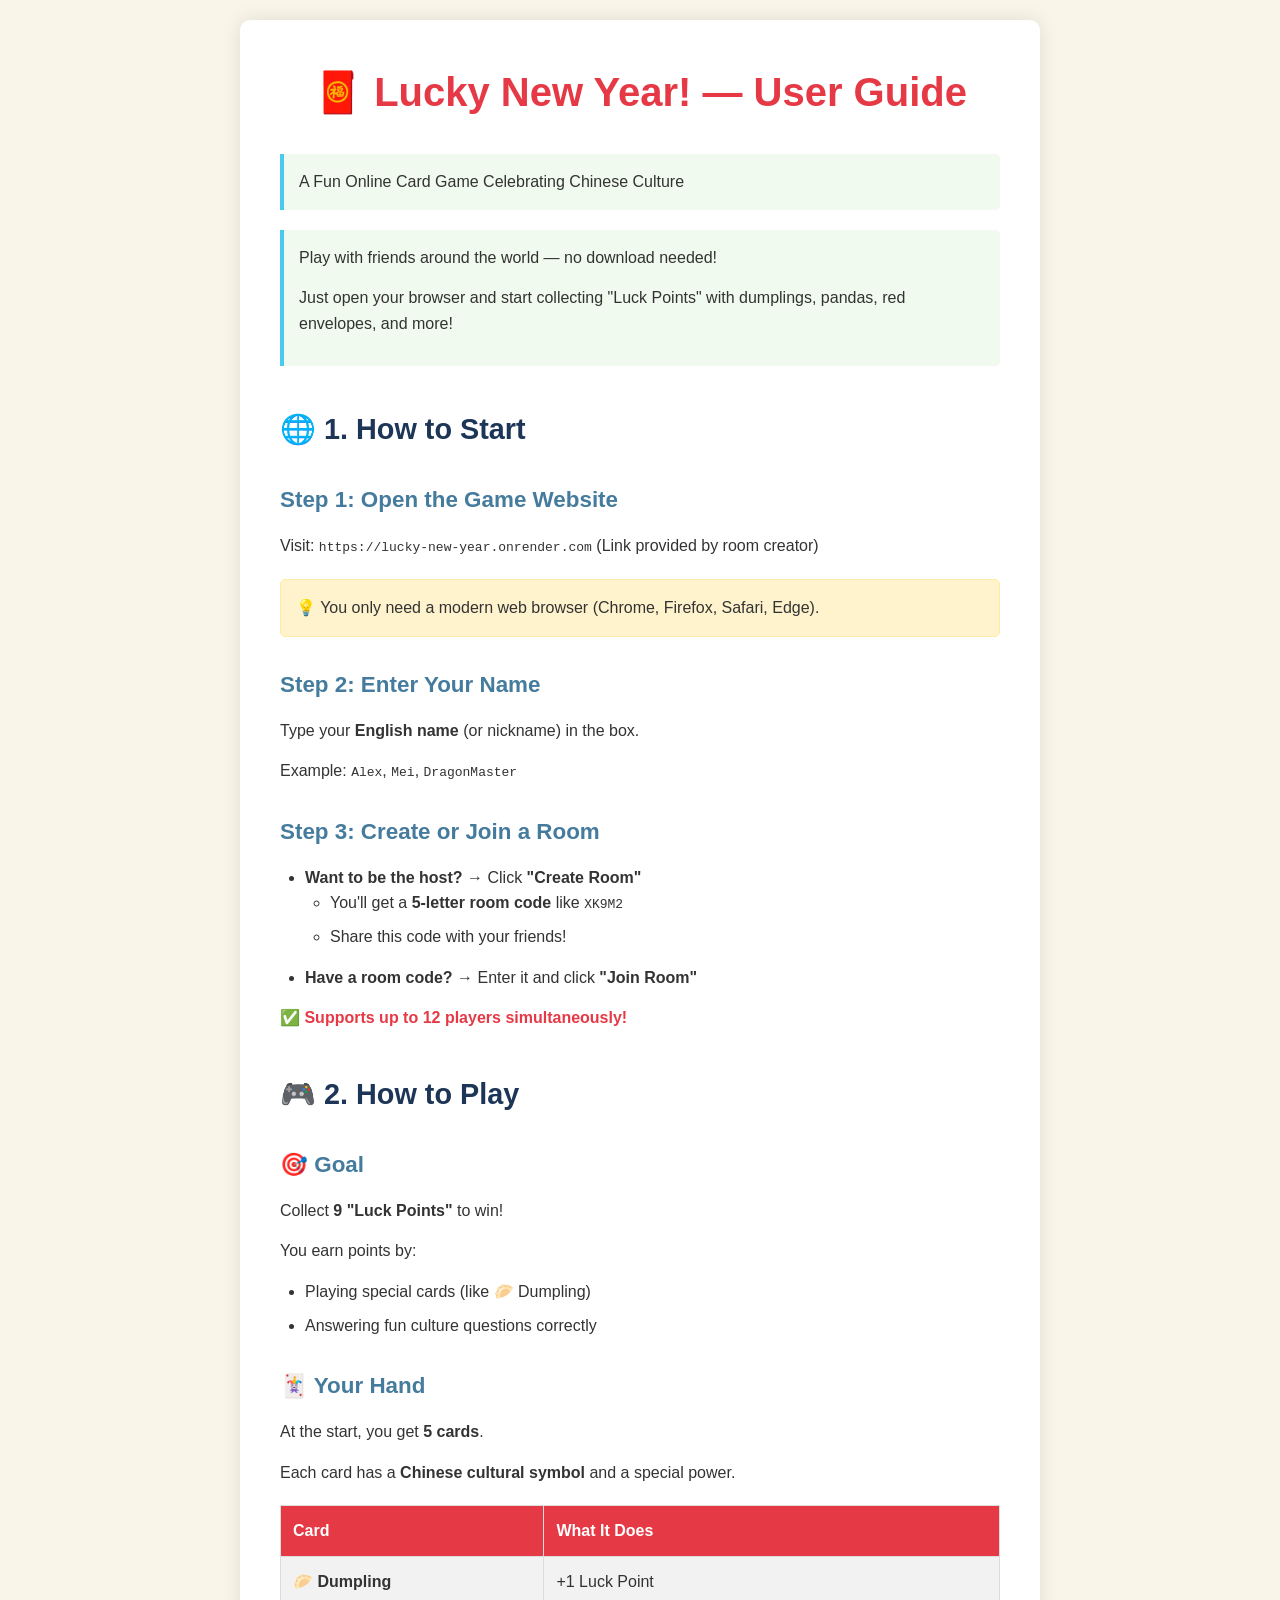
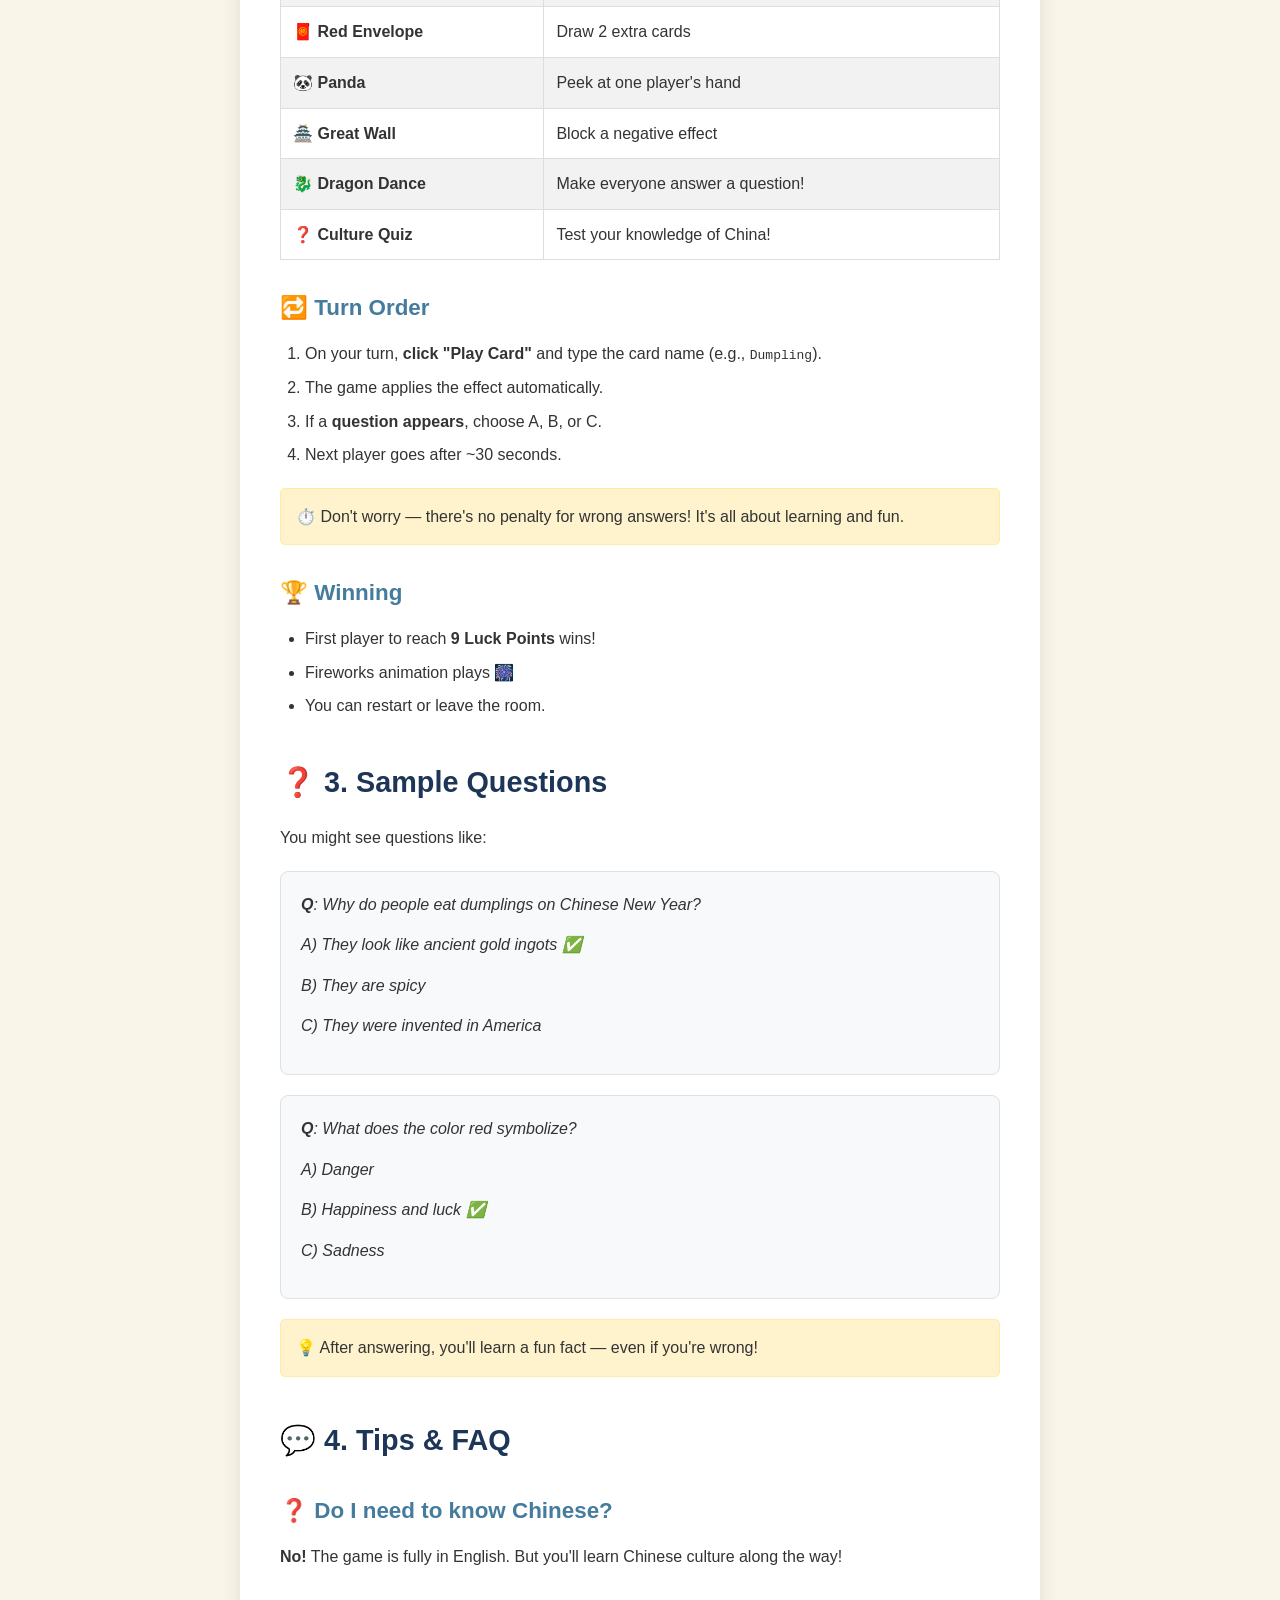
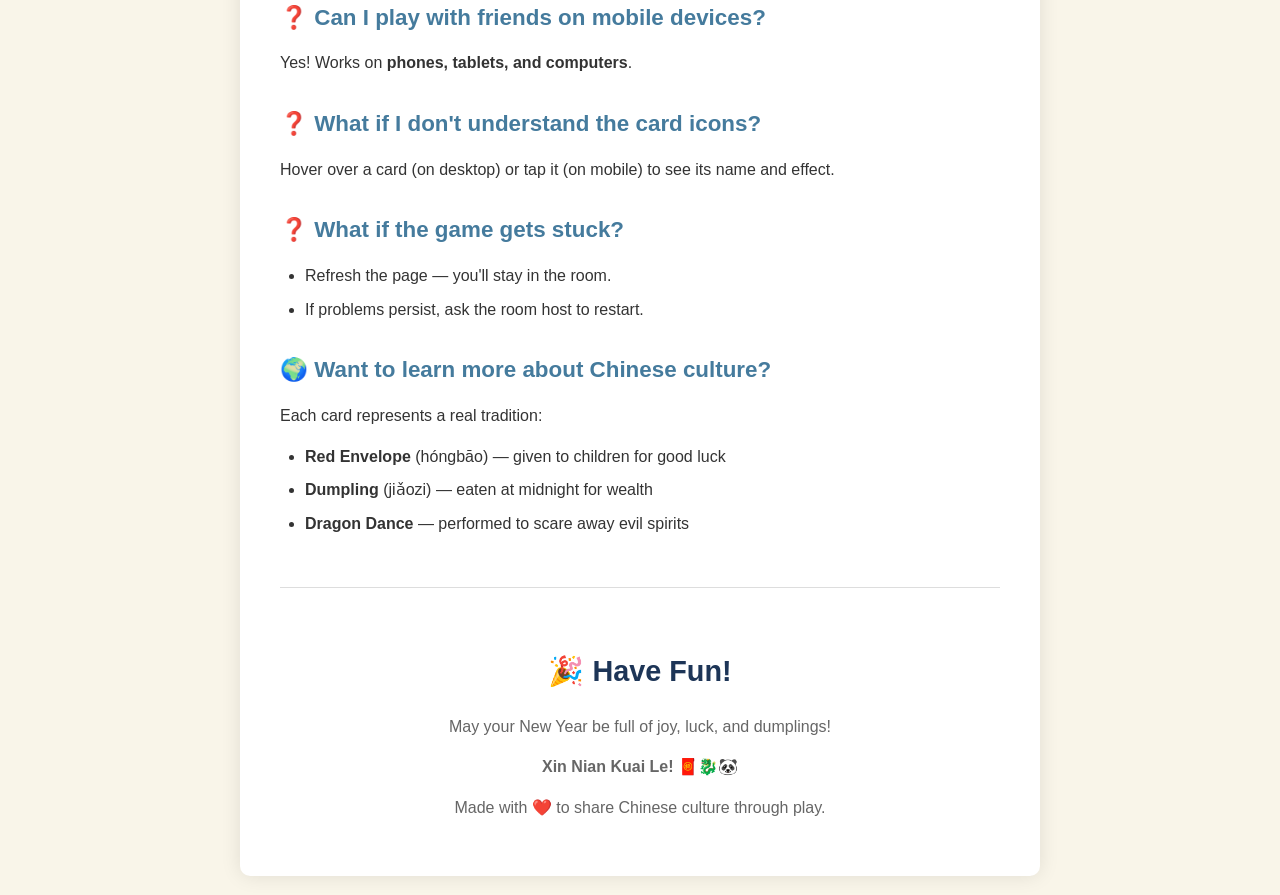
<file: static/USER_GUIDE.html>
<!DOCTYPE html>
<html lang="en">
<head>
        <meta charset="UTF-8">
        <meta name="viewport" content="width=device-width, initial-scale=1.0">
        <title>Lucky New Year! - User Guide</title>
        <link rel="icon" href="data:image/svg+xml,<svg xmlns='http://www.w3.org/2000/svg' viewBox='0 0 100 100'><text y='.9em' font-size='90'>🧧</text></svg>">
    <style>
        * {
            margin: 0;
            padding: 0;
            box-sizing: border-box;
        }
        
        body {
            font-family: 'Arial', sans-serif;
            line-height: 1.6;
            color: #333;
            background-color: #f9f5e9;
            padding: 20px;
        }
        
        .container {
            max-width: 800px;
            margin: 0 auto;
            background-color: white;
            padding: 40px;
            border-radius: 10px;
            box-shadow: 0 0 20px rgba(0,0,0,0.1);
        }
        
        h1 {
            color: #e63946;
            text-align: center;
            margin-bottom: 30px;
            font-size: 2.5em;
        }
        
        h2 {
            color: #1d3557;
            margin-top: 40px;
            margin-bottom: 20px;
            font-size: 1.8em;
        }
        
        h3 {
            color: #457b9d;
            margin-top: 30px;
            margin-bottom: 15px;
            font-size: 1.4em;
        }
        
        p {
            margin-bottom: 15px;
        }
        
        .note {
            background-color: #f1faee;
            border-left: 4px solid #4cc9f0;
            padding: 15px;
            margin: 20px 0;
            border-radius: 0 5px 5px 0;
        }
        
        .card {
            background-color: #f8f9fa;
            border: 1px solid #dee2e6;
            border-radius: 8px;
            padding: 20px;
            margin: 20px 0;
        }
        
        ul, ol {
            margin-left: 25px;
            margin-bottom: 15px;
        }
        
        li {
            margin-bottom: 8px;
        }
        
        table {
            width: 100%;
            border-collapse: collapse;
            margin: 20px 0;
        }
        
        th, td {
            border: 1px solid #ddd;
            padding: 12px;
            text-align: left;
        }
        
        th {
            background-color: #e63946;
            color: white;
            font-weight: bold;
        }
        
        tr:nth-child(even) {
            background-color: #f2f2f2;
        }
        
        .example {
            background-color: #f8f9fa;
            border: 1px solid #dee2e6;
            border-radius: 8px;
            padding: 20px;
            margin: 20px 0;
        }
        
        .example p {
            font-style: italic;
        }
        
        .highlight {
            font-weight: bold;
            color: #e63946;
        }
        
        .tip {
            background-color: #fff3cd;
            border: 1px solid #ffeaa7;
            border-radius: 5px;
            padding: 15px;
            margin: 20px 0;
        }
        
        .footer {
            text-align: center;
            margin-top: 50px;
            padding-top: 20px;
            border-top: 1px solid #ddd;
            color: #666;
        }
        
        @media (max-width: 768px) {
            .container {
                padding: 20px;
            }
            
            h1 {
                font-size: 2em;
            }
            
            h2 {
                font-size: 1.5em;
            }
            
            h3 {
                font-size: 1.2em;
            }
        }
    </style>
</head>
<body>
    <div class="container">
        <h1>🧧 Lucky New Year! — User Guide</h1>
        <p class="note">A Fun Online Card Game Celebrating Chinese Culture</p>
        
        <div class="note">
            <p>Play with friends around the world — no download needed!</p>
            <p>Just open your browser and start collecting "Luck Points" with dumplings, pandas, red envelopes, and more!</p>
        </div>
        
        <h2>🌐 1. How to Start</h2>
        
        <h3>Step 1: Open the Game Website</h3>
        <p>Visit: <code>https://lucky-new-year.onrender.com</code> (Link provided by room creator)</p>
        <p class="tip">💡 You only need a modern web browser (Chrome, Firefox, Safari, Edge).</p>
        
        <h3>Step 2: Enter Your Name</h3>
        <p>Type your <strong>English name</strong> (or nickname) in the box.</p>
        <p>Example: <code>Alex</code>, <code>Mei</code>, <code>DragonMaster</code></p>
        
        <h3>Step 3: Create or Join a Room</h3>
        <ul>
            <li><strong>Want to be the host?</strong> → Click <strong>"Create Room"</strong>
                <ul>
                    <li>You'll get a <strong>5-letter room code</strong> like <code>XK9M2</code></li>
                    <li>Share this code with your friends!</li>
                </ul>
            </li>
            <li><strong>Have a room code?</strong> → Enter it and click <strong>"Join Room"</strong></li>
        </ul>
        <p class="highlight">✅ Supports up to 12 players simultaneously!</p>
        
        <h2>🎮 2. How to Play</h2>
        
        <h3>🎯 Goal</h3>
        <p>Collect <strong>9 "Luck Points"</strong> to win!</p>
        <p>You earn points by:</p>
        <ul>
            <li>Playing special cards (like 🥟 Dumpling)</li>
            <li>Answering fun culture questions correctly</li>
        </ul>
        
        <h3>🃏 Your Hand</h3>
        <p>At the start, you get <strong>5 cards</strong>.</p>
        <p>Each card has a <strong>Chinese cultural symbol</strong> and a special power.</p>
        
        <table>
            <tr>
                <th>Card</th>
                <th>What It Does</th>
            </tr>
            <tr>
                <td>🥟 <strong>Dumpling</strong></td>
                <td>+1 Luck Point</td>
            </tr>
            <tr>
                <td>🧧 <strong>Red Envelope</strong></td>
                <td>Draw 2 extra cards</td>
            </tr>
            <tr>
                <td>🐼 <strong>Panda</strong></td>
                <td>Peek at one player's hand</td>
            </tr>
            <tr>
                <td>🏯 <strong>Great Wall</strong></td>
                <td>Block a negative effect</td>
            </tr>
            <tr>
                <td>🐉 <strong>Dragon Dance</strong></td>
                <td>Make everyone answer a question!</td>
            </tr>
            <tr>
                <td>❓ <strong>Culture Quiz</strong></td>
                <td>Test your knowledge of China!</td>
            </tr>
        </table>
        
        <h3>🔁 Turn Order</h3>
        <ol>
            <li>On your turn, <strong>click "Play Card"</strong> and type the card name (e.g., <code>Dumpling</code>).</li>
            <li>The game applies the effect automatically.</li>
            <li>If a <strong>question appears</strong>, choose A, B, or C.</li>
            <li>Next player goes after ~30 seconds.</li>
        </ol>
        
        <p class="tip">⏱️ Don't worry — there's no penalty for wrong answers! It's all about learning and fun.</p>
        
        <h3>🏆 Winning</h3>
        <ul>
            <li>First player to reach <strong>9 Luck Points</strong> wins!</li>
            <li>Fireworks animation plays 🎆</li>
            <li>You can restart or leave the room.</li>
        </ul>
        
        <h2>❓ 3. Sample Questions</h2>
        
        <p>You might see questions like:</p>
        
        <div class="example">
            <p><strong>Q</strong>: Why do people eat dumplings on Chinese New Year?</p>
            <p>A) They look like ancient gold ingots ✅</p>
            <p>B) They are spicy</p>
            <p>C) They were invented in America</p>
        </div>
        
        <div class="example">
            <p><strong>Q</strong>: What does the color red symbolize?</p>
            <p>A) Danger</p>
            <p>B) Happiness and luck ✅</p>
            <p>C) Sadness</p>
        </div>
        
        <p class="tip">💡 After answering, you'll learn a fun fact — even if you're wrong!</p>
        
        <h2>💬 4. Tips & FAQ</h2>
        
        <h3>❓ Do I need to know Chinese?</h3>
        <p><strong>No!</strong> The game is fully in English. But you'll learn Chinese culture along the way!</p>
        
        <h3>❓ Can I play with friends on mobile devices?</h3>
        <p>Yes! Works on <strong>phones, tablets, and computers</strong>.</p>
        
        <h3>❓ What if I don't understand the card icons?</h3>
        <p>Hover over a card (on desktop) or tap it (on mobile) to see its name and effect.</p>
        
        <h3>❓ What if the game gets stuck?</h3>
        <ul>
            <li>Refresh the page — you'll stay in the room.</li>
            <li>If problems persist, ask the room host to restart.</li>
        </ul>
        
        <h3>🌍 Want to learn more about Chinese culture?</h3>
        <p>Each card represents a real tradition:</p>
        <ul>
            <li><strong>Red Envelope</strong> (hóngbāo) — given to children for good luck</li>
            <li><strong>Dumpling</strong> (jiǎozi) — eaten at midnight for wealth</li>
            <li><strong>Dragon Dance</strong> — performed to scare away evil spirits</li>
        </ul>
        
        
        <div class="footer">
            <h2>🎉 Have Fun!</h2>
            <p>May your New Year be full of joy, luck, and dumplings!</p>
            <p><strong>Xin Nian Kuai Le! 🧧🐉🐼</strong></p>
            <p>Made with ❤️ to share Chinese culture through play.</p>
        </div>
    </div>
</body>
</html>
</file>
